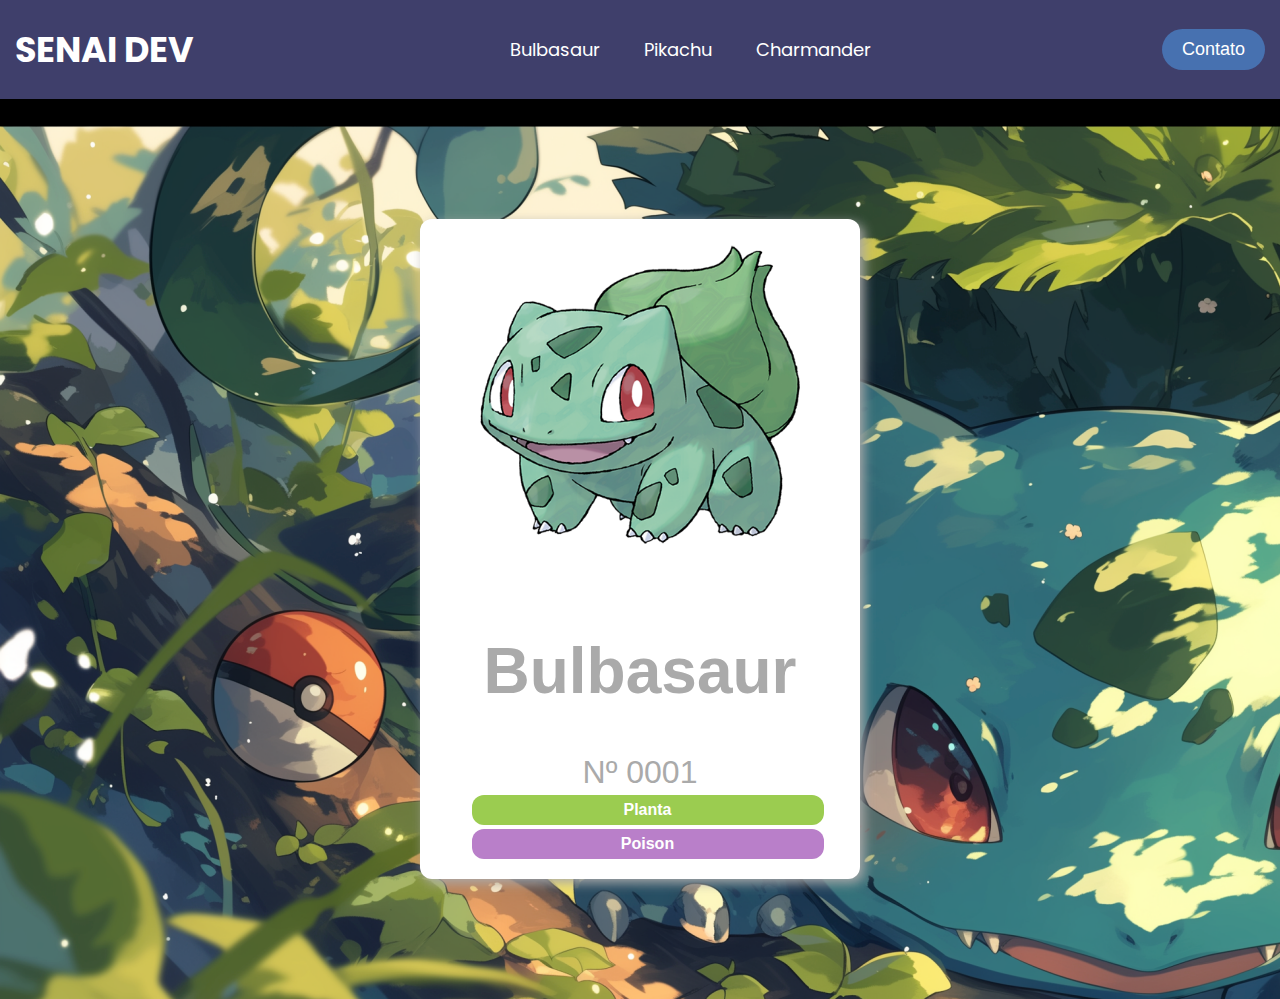
<file: bulbasauro.html>
<!DOCTYPE html>
<html lang="pt-br">

<head>
    <meta charset="UTF-8">
    <meta name="viewport" content="width=device-width, initial-scale=1.0">
    <link rel="stylesheet" href="style.css">
    <title>NavBar SENAI DEV</title>
</head>

<body>
    <header>
        <span class="logotipo">SENAI DEV</span>
        <nav>
            <ul class="nav-link">
                <a href="#"><li>Bulbasaur</li></a>
                <a href="./Pikachu.html"><li>Pikachu</li></a>
                <a href="./Charmander.html"></a><li>Charmander</li>
            </ul>
        </nav>
        <a href="#"><button>Contato</button></a>
    </header>
    <section class="bulbasaur">
        <div class="card">
            <img src="./assets/001.png" alt="">
            <div>
                <h1>Bulbasaur</h1>
                <span>Nº 0001</span>
                <button style="background-color: #9bcc50;">Planta</button>
                <button style="background-color: #b97fc9;">Poison</button>
            </div>
        </div>
    </section>

</body>

</html>
</file>
<file: style.css>
@import url('https://fonts.googleapis.com/css2?family=Poppins:ital,wght@0,100;0,200;0,300;0,400;0,500;0,600;0,700;0,800;0,900;1,100;1,200;1,300;1,400;1,500;1,600;1,700;1,800;1,900&display=swap');

body{
    margin: 0;
    padding: 0;
    box-sizing: border-box;
    background-color: #2d2f34;
    font-family:"Poppins";
}

li, a, button{
    font-size:18px;
    color:#fff;
    text-decoration: none;
}

header{
    display: flex;
    justify-content: space-between;
    align-items: center;
    padding: 20px 15px;
    background-color: #3f3f6b;
    z-index: 999;
}

.logotipo{
    color:#fff;
    font-size: 35px;
    font-weight: bold;
    /*  */
}

.nav-link{
    list-style: none;
}

.nav-link li{
    display: inline-block;
    padding: 0px 20px;
}

.nav-link li:hover{
    color: #6090d7;
}

button{
    padding: 10px 20px;
    background-color: #4771b0;
    border: none;
    border-radius: 60px;
    cursor: pointer;
    margin-left: 15px;
}

button:hover{
    background-color: #39619c;
}

.bulbasaur{
    display: flex;
    justify-content: center;
    align-items: center;
    height: 100vh;
    font-family: "Arial";
    gap: 16px;
    background-image: url("./assets/background.png");
}

.card{
    display: flex;
    flex-direction: column;
    justify-content: center;
    background-color: #ffffff;
    width: 440px;
    height: 660px;
    border-radius: 12px;
    box-shadow: 4px 4px 12px #aaaaaa;
}

.card div{
    display: flex;
    flex-direction: column;
    justify-content: center;
    align-items: center;
    gap: 4px;
    height: 50%;
}

.card img{
    width: 80%;
    display: block;
    margin: 0 auto;
}

.card h1{
    font-size: 64px;
    color: #aaaaaa;
}

.card span{
    font-size: 32px;
    color: #aaaaaa;
}

.card button{
    background-color: #aaaaaa;
    height: 30px;
    border: none;
    padding: 4px;
    width: 80%;
    color: #ffffff;
    font-size: 1rem;
    font-weight: bold;
    border-radius: 12px;
}


@media (max-width: 800px){
    li, a, button{
        font-size:12px;
    }

    .logotipo{
        font-size: 22px;
    }
}


@media (max-width: 750px) and (min-width:300px){
    li, a, button{
        font-size:5px;
    }

    .logotipo{
        font-size: 4px;
    }

    header{
        display: flex;
        justify-content: space-between;
        align-items: center;
        padding: 5px 4px;
        background-color: #3f3f6b;
    }
}
</file>
